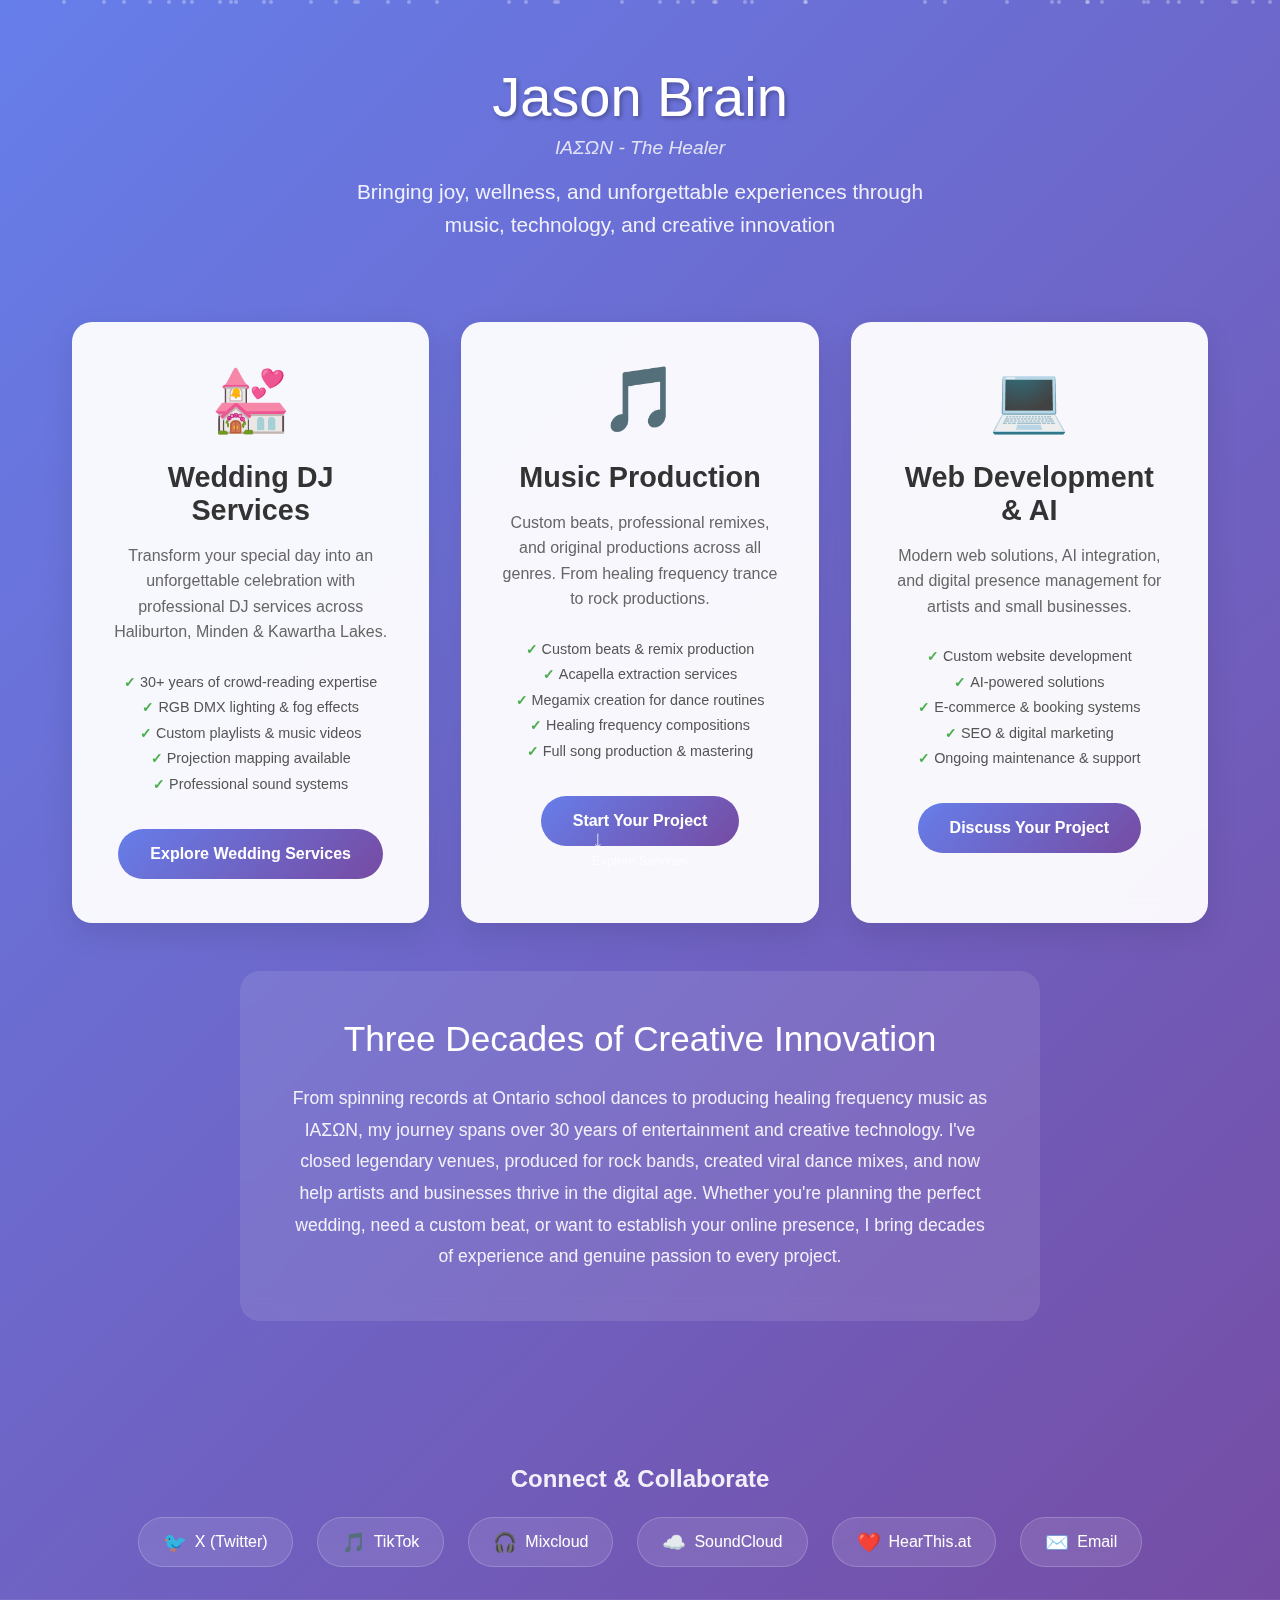
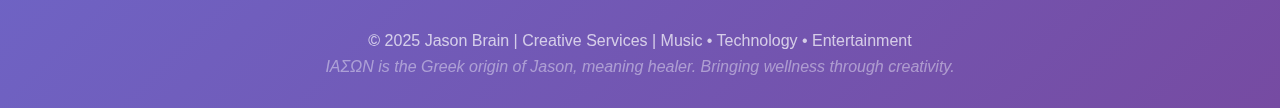
<file: index2.html>
<!DOCTYPE html>
<html lang="en">
<head>
  <meta charset="UTF-8">
  <meta name="viewport" content="width=device-width, initial-scale=1.0">
  <title>Jason Brain | Creative Services | Music, Web Development & Entertainment</title>
  <meta name="description" content="Jason Brain - Professional DJ, Music Producer, and Web Developer. Specializing in wedding entertainment, music production, and custom web solutions across Ontario.">
  <meta name="keywords" content="Jason Brain, wedding DJ, music producer, web developer, entertainment services, Haliburton Ontario, creative multimedia">
  <meta name="author" content="Jason Brain">
  <script async src="https://pagead2.googlesyndication.com/pagead/js/adsbygoogle.js?client=ca-pub-0633259514526906"
   crossorigin="anonymous"></script>
  <!-- Google tag (gtag.js) -->
  <script async src="https://www.googletagmanager.com/gtag/js?id=G-2RTGH4Z617"></script>
  <script>
    window.dataLayer = window.dataLayer || [];
    function gtag(){dataLayer.push(arguments);}
    gtag('js', new Date());
    gtag('config', 'G-2RTGH4Z617');
  </script>
  <style>
    * {
      margin: 0;
      padding: 0;
      box-sizing: border-box;
    }
    
    body {
      font-family: 'Segoe UI', Tahoma, Geneva, Verdana, sans-serif;
      background: linear-gradient(135deg, #667eea 0%, #764ba2 100%);
      min-height: 100vh;
      overflow-x: hidden;
    }
    
    /* Animated background particles */
    .background-animation {
      position: fixed;
      top: 0;
      left: 0;
      width: 100%;
      height: 100%;
      z-index: -1;
      overflow: hidden;
    }
    
    .particle {
      position: absolute;
      width: 4px;
      height: 4px;
      background: rgba(255, 255, 255, 0.3);
      border-radius: 50%;
      animation: float 20s infinite linear;
    }
    
    @keyframes float {
      0% {
        transform: translateY(100vh) rotate(0deg);
        opacity: 0;
      }
      10% {
        opacity: 1;
      }
      90% {
        opacity: 1;
      }
      100% {
        transform: translateY(-10vh) rotate(360deg);
        opacity: 0;
      }
    }
    
    /* Header */
    .header {
      text-align: center;
      padding: 4rem 2rem 2rem;
      color: white;
    }
    
    .logo {
      font-size: 3.5rem;
      font-weight: 300;
      margin-bottom: 0.5rem;
      text-shadow: 2px 2px 4px rgba(0,0,0,0.3);
      animation: fadeInDown 1s ease-out;
    }
    
    .greek-name {
      font-size: 1.2rem;
      opacity: 0.8;
      margin-bottom: 1rem;
      font-style: italic;
      animation: fadeInUp 1s ease-out 0.3s both;
    }
    
    .tagline {
      font-size: 1.3rem;
      opacity: 0.9;
      max-width: 600px;
      margin: 0 auto 3rem;
      line-height: 1.6;
      animation: fadeInUp 1s ease-out 0.6s both;
    }
    
    /* Services Grid */
    .services-container {
      max-width: 1200px;
      margin: 0 auto;
      padding: 0 2rem 4rem;
    }
    
    .services-grid {
      display: grid;
      grid-template-columns: repeat(auto-fit, minmax(350px, 1fr));
      gap: 2rem;
      margin-bottom: 3rem;
    }
    
    .service-card {
      background: rgba(255, 255, 255, 0.95);
      backdrop-filter: blur(10px);
      border-radius: 20px;
      padding: 2.5rem;
      text-align: center;
      transition: all 0.3s ease;
      cursor: pointer;
      box-shadow: 0 10px 30px rgba(0,0,0,0.1);
      animation: fadeInUp 1s ease-out both;
      position: relative;
      overflow: hidden;
    }
    
    .service-card:nth-child(1) { animation-delay: 0.9s; }
    .service-card:nth-child(2) { animation-delay: 1.1s; }
    .service-card:nth-child(3) { animation-delay: 1.3s; }
    
    .service-card::before {
      content: '';
      position: absolute;
      top: 0;
      left: -100%;
      width: 100%;
      height: 100%;
      background: linear-gradient(90deg, transparent, rgba(255,255,255,0.2), transparent);
      transition: left 0.5s;
    }
    
    .service-card:hover::before {
      left: 100%;
    }
    
    .service-card:hover {
      transform: translateY(-10px);
      box-shadow: 0 20px 40px rgba(0,0,0,0.15);
    }
    
    .service-icon {
      font-size: 4rem;
      margin-bottom: 1.5rem;
      display: block;
    }
    
    .service-title {
      font-size: 1.8rem;
      font-weight: 600;
      margin-bottom: 1rem;
      color: #333;
    }
    
    .service-description {
      color: #666;
      line-height: 1.6;
      margin-bottom: 1.5rem;
    }
    
    .service-features {
      list-style: none;
      margin-bottom: 2rem;
    }
    
    .service-features li {
      padding: 0.3rem 0;
      color: #555;
      font-size: 0.9rem;
    }
    
    .service-features li::before {
      content: "✓ ";
      color: #4CAF50;
      font-weight: bold;
    }
    
    .cta-button {
      background: linear-gradient(135deg, #667eea 0%, #764ba2 100%);
      color: white;
      border: none;
      padding: 1rem 2rem;
      border-radius: 50px;
      font-size: 1rem;
      font-weight: 600;
      cursor: pointer;
      transition: all 0.3s ease;
      text-decoration: none;
      display: inline-block;
      position: relative;
      overflow: hidden;
    }
    
    .cta-button:hover {
      transform: translateY(-2px);
      box-shadow: 0 5px 15px rgba(102, 126, 234, 0.4);
    }
    
    .cta-button:active {
      transform: translateY(0);
    }
    
    /* About Section */
    .about-section {
      background: rgba(255, 255, 255, 0.1);
      backdrop-filter: blur(10px);
      margin: 3rem auto;
      max-width: 800px;
      padding: 3rem;
      border-radius: 20px;
      color: white;
      text-align: center;
      animation: fadeInUp 1s ease-out 1.5s both;
    }
    
    .about-title {
      font-size: 2.2rem;
      margin-bottom: 1.5rem;
      font-weight: 300;
    }
    
    .about-text {
      line-height: 1.8;
      font-size: 1.1rem;
      opacity: 0.9;
    }
    
    /* Social Links */
    .social-section {
      text-align: center;
      padding: 2rem;
      animation: fadeInUp 1s ease-out 1.7s both;
    }
    
    .social-title {
      color: white;
      font-size: 1.5rem;
      margin-bottom: 1.5rem;
      opacity: 0.9;
    }
    
    .social-links {
      display: flex;
      justify-content: center;
      gap: 1.5rem;
      flex-wrap: wrap;
    }
    
    .social-link {
      display: flex;
      align-items: center;
      gap: 0.5rem;
      color: white;
      text-decoration: none;
      background: rgba(255, 255, 255, 0.1);
      padding: 0.8rem 1.5rem;
      border-radius: 50px;
      backdrop-filter: blur(10px);
      transition: all 0.3s ease;
      border: 1px solid rgba(255, 255, 255, 0.2);
    }
    
    .social-link:hover {
      background: rgba(255, 255, 255, 0.2);
      transform: translateY(-2px);
    }
    
    .social-icon {
      font-size: 1.2rem;
    }
    
    /* Footer */
    .footer {
      text-align: center;
      padding: 2rem;
      color: white;
      opacity: 0.7;
      border-top: 1px solid rgba(255, 255, 255, 0.1);
      animation: fadeInUp 1s ease-out 1.9s both;
    }
    
    /* Animations */
    @keyframes fadeInDown {
      from {
        opacity: 0;
        transform: translateY(-30px);
      }
      to {
        opacity: 1;
        transform: translateY(0);
      }
    }
    
    @keyframes fadeInUp {
      from {
        opacity: 0;
        transform: translateY(30px);
      }
      to {
        opacity: 1;
        transform: translateY(0);
      }
    }
    
    /* Responsive Design */
    @media (max-width: 768px) {
      .logo {
        font-size: 2.5rem;
      }
      
      .tagline {
        font-size: 1.1rem;
      }
      
      .services-grid {
        grid-template-columns: 1fr;
        gap: 1.5rem;
      }
      
      .service-card {
        padding: 2rem;
      }
      
      .about-section {
        margin: 2rem 1rem;
        padding: 2rem;
      }
      
      .social-links {
        flex-direction: column;
        align-items: center;
      }
    }
    
    /* Scroll indicator */
    .scroll-indicator {
      position: fixed;
      bottom: 2rem;
      left: 50%;
      transform: translateX(-50%);
      color: white;
      opacity: 0.7;
      animation: bounce 2s infinite;
    }
    
    @keyframes bounce {
      0%, 20%, 50%, 80%, 100% {
        transform: translateX(-50%) translateY(0);
      }
      40% {
        transform: translateX(-50%) translateY(-10px);
      }
      60% {
        transform: translateX(-50%) translateY(-5px);
      }
    }
  </style>
</head>
<body>
  <!-- Animated Background -->
  <div class="background-animation" id="particles"></div>
  
  <!-- Header -->
  <header class="header">
    <h1 class="logo">Jason Brain</h1>
    <div class="greek-name">ΙΑΣΩΝ - The Healer</div>
    <p class="tagline">
      Bringing joy, wellness, and unforgettable experiences through music, technology, and creative innovation
    </p>
  </header>
  
  <!-- Services -->
  <main class="services-container">
    <div class="services-grid">
      <!-- Wedding DJ Service -->
      <div class="service-card" onclick="window.open('https://weddingdj.jasonbrain.com', '_blank')">
        <div class="service-icon">💒</div>
        <h2 class="service-title">Wedding DJ Services</h2>
        <p class="service-description">
          Transform your special day into an unforgettable celebration with professional DJ services across Haliburton, Minden & Kawartha Lakes.
        </p>
        <ul class="service-features">
          <li>30+ years of crowd-reading expertise</li>
          <li>RGB DMX lighting & fog effects</li>
          <li>Custom playlists & music videos</li>
          <li>Projection mapping available</li>
          <li>Professional sound systems</li>
        </ul>
        <a href="https://weddingdj.jasonbrain.com" target="_blank" class="cta-button">Explore Wedding Services</a>
      </div>
      
      <!-- Music Production Service -->
      <div class="service-card" onclick="window.open('https://musicproducer.jasonbrain.com', '_blank')">
        <div class="service-icon">🎵</div>
        <h2 class="service-title">Music Production</h2>
        <p class="service-description">
          Custom beats, professional remixes, and original productions across all genres. From healing frequency trance to rock productions.
        </p>
        <ul class="service-features">
          <li>Custom beats & remix production</li>
          <li>Acapella extraction services</li>
          <li>Megamix creation for dance routines</li>
          <li>Healing frequency compositions</li>
          <li>Full song production & mastering</li>
        </ul>
        <a href="https://musicproducer.jasonbrain.com" target="_blank" class="cta-button">Start Your Project</a>
      </div>
      
      <!-- Web Development & AI Services -->
      <div class="service-card" onclick="document.getElementById('contact-info').scrollIntoView({behavior: 'smooth'})">
        <div class="service-icon">💻</div>
        <h2 class="service-title">Web Development & AI</h2>
        <p class="service-description">
          Modern web solutions, AI integration, and digital presence management for artists and small businesses.
        </p>
        <ul class="service-features">
          <li>Custom website development</li>
          <li>AI-powered solutions</li>
          <li>E-commerce & booking systems</li>
          <li>SEO & digital marketing</li>
          <li>Ongoing maintenance & support</li>
        </ul>
        <a href="#contact-info" class="cta-button">Discuss Your Project</a>
      </div>
    </div>
    
    <!-- About Section -->
    <section class="about-section">
      <h2 class="about-title">Three Decades of Creative Innovation</h2>
      <p class="about-text">
        From spinning records at Ontario school dances to producing healing frequency music as ΙΑΣΩΝ, 
        my journey spans over 30 years of entertainment and creative technology. I've closed legendary venues, 
        produced for rock bands, created viral dance mixes, and now help artists and businesses thrive in the digital age. 
        Whether you're planning the perfect wedding, need a custom beat, or want to establish your online presence, 
        I bring decades of experience and genuine passion to every project.
      </p>
    </section>
  </main>
  
  <!-- Social Media Links -->
  <section class="social-section" id="contact-info">
    <h3 class="social-title">Connect & Collaborate</h3>
    <div class="social-links">
      <a href="https://x.com/JasonBra1n" target="_blank" class="social-link">
        <span class="social-icon">🐦</span>
        <span>X (Twitter)</span>
      </a>
      <a href="https://www.tiktok.com/@jason.bra1n" target="_blank" class="social-link">
        <span class="social-icon">🎵</span>
        <span>TikTok</span>
      </a>
      <a href="https://www.mixcloud.com/jasonbra1n/" target="_blank" class="social-link">
        <span class="social-icon">🎧</span>
        <span>Mixcloud</span>
      </a>
      <a href="https://soundcloud.com/jason-brain" target="_blank" class="social-link">
        <span class="social-icon">☁️</span>
        <span>SoundCloud</span>
      </a>
      <a href="https://hearthis.at/iason/" target="_blank" class="social-link">
        <span class="social-icon">❤️</span>
        <span>HearThis.at</span>
      </a>
      <a href="mailto:jason@jasonbrain.com" class="social-link">
        <span class="social-icon">✉️</span>
        <span>Email</span>
      </a>
    </div>
  </section>
  
  <!-- Footer -->
  <footer class="footer">
    <p>© 2025 Jason Brain | Creative Services | Music • Technology • Entertainment</p>
    <p style="margin-top: 0.5rem; font-style: italic; opacity: 0.6;">
      ΙΑΣΩΝ is the Greek origin of Jason, meaning healer. Bringing wellness through creativity.
    </p>
  </footer>
  
  <!-- Scroll Indicator -->
  <div class="scroll-indicator">
    <div style="font-size: 1.5rem;">↓</div>
    <div style="font-size: 0.8rem;">Explore Services</div>
  </div>
  
  <script>
    // Create animated particles
    function createParticles() {
      const container = document.getElementById('particles');
      const particleCount = 50;
      
      for (let i = 0; i < particleCount; i++) {
        const particle = document.createElement('div');
        particle.className = 'particle';
        particle.style.left = Math.random() * 100 + '%';
        particle.style.animationDelay = Math.random() * 20 + 's';
        particle.style.animationDuration = (Math.random() * 10 + 15) + 's';
        container.appendChild(particle);
      }
    }
    
    // Initialize particles when page loads
    window.addEventListener('load', createParticles);
    
    // Add smooth scrolling for internal links
    document.querySelectorAll('a[href^="#"]').forEach(anchor => {
      anchor.addEventListener('click', function (e) {
        e.preventDefault();
        const target = document.querySelector(this.getAttribute('href'));
        if (target) {
          target.scrollIntoView({
            behavior: 'smooth',
            block: 'start'
          });
        }
      });
    });
    
    // Hide scroll indicator after scrolling
    window.addEventListener('scroll', function() {
      const scrollIndicator = document.querySelector('.scroll-indicator');
      if (window.scrollY > 100) {
        scrollIndicator.style.opacity = '0';
      } else {
        scrollIndicator.style.opacity = '0.7';
      }
    });
  </script>
</body>
</html>
</file>
